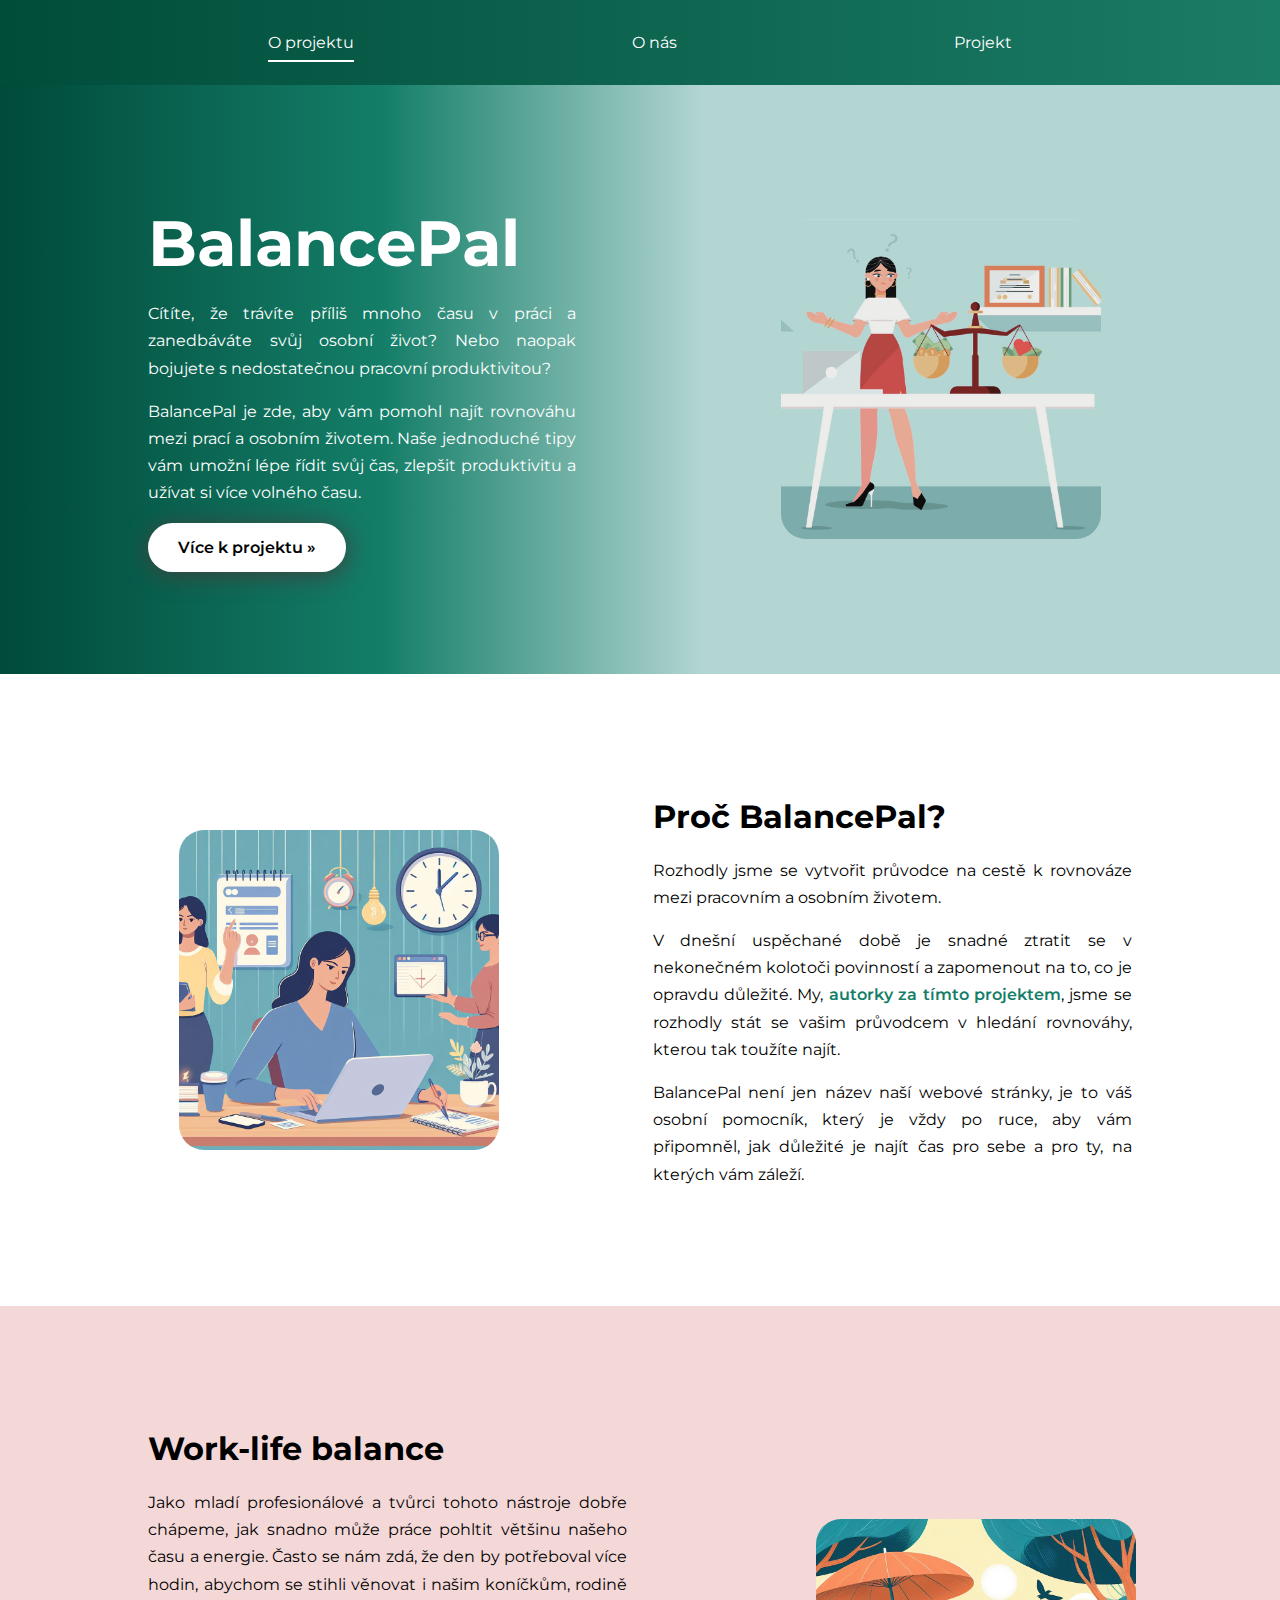
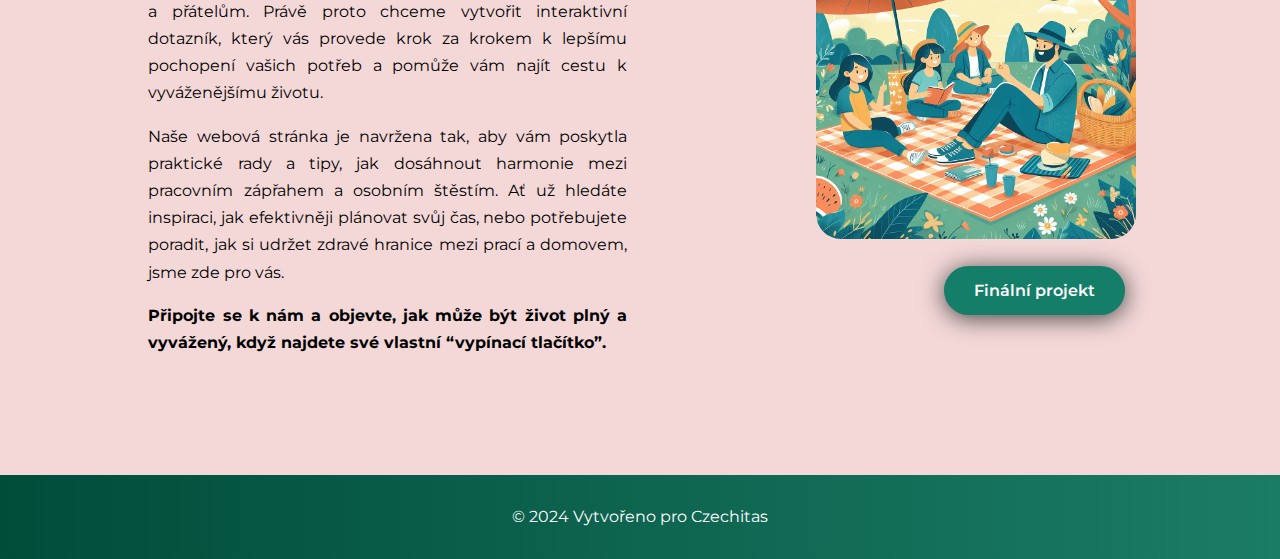
<file: index.html>
<!DOCTYPE html>
<html lang="cs">
  <head>
    <meta charset="UTF-8" />
    <meta name="viewport" content="width=device-width, initial-scale=1.0" />
    <link rel="stylesheet" href="./css/style.css" />
    <link
      rel="stylesheet"
      href="https://cdnjs.cloudflare.com/ajax/libs/font-awesome/4.7.0/css/font-awesome.min.css"
    />
    <script type="module" src="./js/script.js"></script>
    <title>Projekt BalancePal</title>
  </head>

  <body>
    <header>
      <ul class="menu">
        <li class="menu__list">
          <a class="active" href="index.html">O projektu</a>
        </li>
        <li class="menu__list"><a href="o-nas.html">O nás</a></li>
        <li class="menu__list">
          <a href="https://balancepal.vercel.app/">Projekt</a>
        </li>
      </ul>
      <a href="javascript:void(0);" class="icon" id="hamburger">
        <i class="fa fa-bars"></i>
      </a>
    </header>

    <article>
      <div class="container green">
        <img
          class="img-homepage"
          src="./img/grafika_balance1.png"
          alt="Grafika BalancePal"
        />

        <div class="container__text--green">
          <h1>BalancePal</h1>
          <p>
            Cítíte, že trávíte příliš mnoho času v práci a zanedbáváte svůj
            osobní život? Nebo naopak bojujete s nedostatečnou pracovní
            produktivitou?
          </p>
          <p>
            BalancePal je zde, aby vám pomohl najít rovnováhu mezi prací a
            osobním životem. Naše jednoduché tipy vám umožní lépe řídit svůj
            čas, zlepšit produktivitu a užívat si více volného času.
          </p>
          <button><a href="#balance">Více k projektu &raquo;</a></button>
        </div>
      </div>

      <div id="balance" class="container white">
        <img
          class="img-homepage"
          src="./img/grafika_balance_2.jpg"
          alt="BalancePal"
        />

        <div class="container__text--white">
          <h2>Proč BalancePal?</h2>

          <p>
            Rozhodly jsme se vytvořit průvodce na cestě k rovnováze mezi
            pracovním a osobním životem.
          </p>
          <p>
            V dnešní uspěchané době je snadné ztratit se v nekonečném kolotoči
            povinností a zapomenout na to, co je opravdu důležité. My,
            <a href="o-nas.html" class="link">autorky za tímto projektem</a>,
            jsme se rozhodly stát se vašim průvodcem v hledání rovnováhy, kterou
            tak toužíte najít.
          </p>
          <p>
            BalancePal není jen název naší webové stránky, je to váš osobní
            pomocník, který je vždy po ruce, aby vám připomněl, jak důležité je
            najít čas pro sebe a pro ty, na kterých vám záleží.
          </p>
        </div>
      </div>

      <div class="container pink">
        <div class="container__graphic">
          <img
            class="img-homepage"
            src="./img/grafika_balance_3.jpg"
            alt="BalancePal"
          />
          <button class="final-project">
            <a href="https://balancepal.vercel.app/">Finální projekt</a>
          </button>
        </div>
        <div class="container__text--pink">
          <h2>Work-life balance</h2>

          <p>
            Jako mladí profesionálové a tvůrci tohoto nástroje dobře chápeme,
            jak snadno může práce pohltit většinu našeho času a energie. Často
            se nám zdá, že den by potřeboval více hodin, abychom se stihli
            věnovat i našim koníčkům, rodině a přátelům. Právě proto chceme
            vytvořit interaktivní dotazník, který vás provede krok za krokem k
            lepšímu pochopení vašich potřeb a pomůže vám najít cestu k
            vyváženějšímu životu.
          </p>
          <p>
            Naše webová stránka je navržena tak, aby vám poskytla praktické rady
            a tipy, jak dosáhnout harmonie mezi pracovním zápřahem a osobním
            štěstím. Ať už hledáte inspiraci, jak efektivněji plánovat svůj čas,
            nebo potřebujete poradit, jak si udržet zdravé hranice mezi prací a
            domovem, jsme zde pro vás.
          </p>
          <p>
            <strong>
              Připojte se k nám a objevte, jak může být život plný a vyvážený,
              když najdete své vlastní “vypínací tlačítko”.
            </strong>
          </p>
        </div>
      </div>
    </article>

    <footer>
      <p>&copy 2024 Vytvořeno pro Czechitas</p>
    </footer>
    
  </body>
</html>
</file>
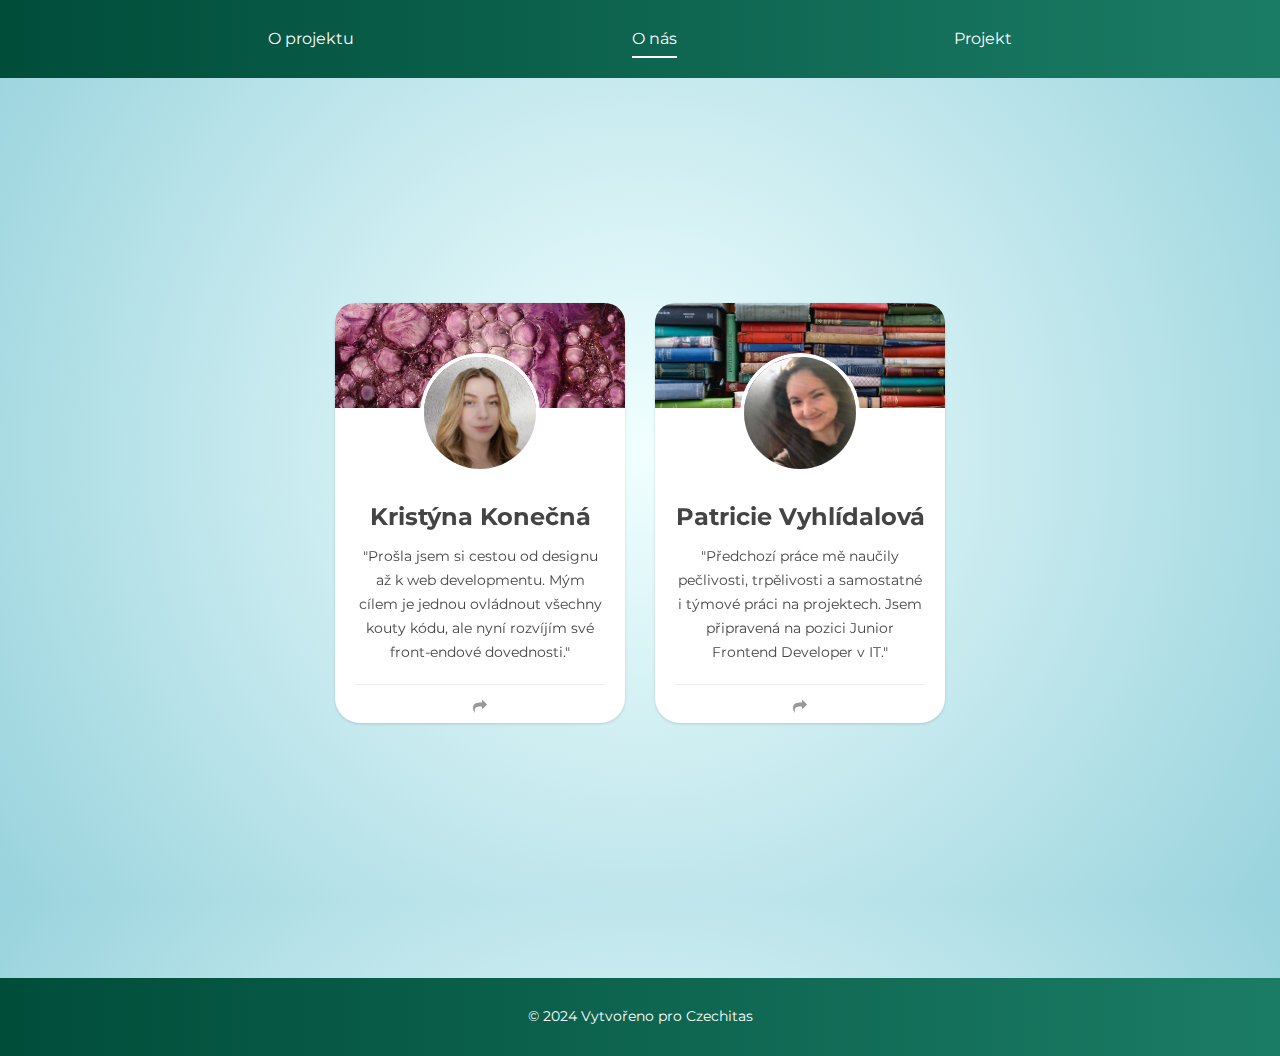
<file: o-nas.html>
<!DOCTYPE html>
<html lang="cs">
  <head>
    <meta charset="UTF-8" />
    <meta name="viewport" content="width=device-width, initial-scale=1.0" />
    <link rel="stylesheet" href="./css/style.css" />
    <link rel="stylesheet" href="./css/bootstrap.css" />
    <link rel="stylesheet" href="./css/rotating-card.css" />
    <link
      rel="stylesheet"
      href="https://netdna.bootstrapcdn.com/font-awesome/4.5.0/css/font-awesome.min.css"
    />
    <link
      rel="stylesheet"
      href="https://cdnjs.cloudflare.com/ajax/libs/font-awesome/4.7.0/css/font-awesome.min.css"
    />
    <script type="module" src="./js/script.js"></script>
    <title>O nas</title>
  </head>

  <body>
    <header>
      <ul class="menu">
        <li class="menu__list">
          <a href="index.html">O projektu</a>
        </li>
        <li class="menu__list">
          <a class="active" href="o-nas.html">O nás</a>
        </li>
        <li class="menu__list">
          <a href="https://balancepal.vercel.app/">Projekt</a>
        </li>
      </ul>
      <a href="javascript:void(0);" class="icon" id="hamburger">
        <i class="fa fa-bars"></i>
      </a>
    </header>

    <div class="page">
      <div class="col-lg-3 col-md-6 col-sm-5 mx-auto">
        <div class="card-container">
          <div class="card">
            <div class="front">
              <div class="cover">
                <img
                  class="img-cover"
                  src="img/susan-wilkinson--6SjV3U8grU-unsplash.jpg"
                />
              </div>
              <div class="user">
                <img class="img-circle" src="img/profil_kristyna.jpg" />
              </div>
              <div class="content">
                <div class="main">
                  <h3 class="name">Kristýna Konečná</h3>

                  <p class="text-center" data-max-words="13">
                    "Prošla jsem si cestou od designu až k web developmentu. Mým cílem je jednou ovládnout všechny kouty kódu, ale nyní rozvíjím své front-endové dovednosti."
                  </p>
                </div>
                <div class="footer">
                  <i class="fa fa-mail-forward"></i>
                </div>
              </div>
            </div>
            <!-- end front panel -->
            <div class="back">
              <div class="header">
                <h5 class="motto">"Create until you become the creator."</h5>
              </div>
              <div class="content">
                <div class="main">
                  <h4 class="text-center">Dovednosti</h4>
                  <p class="text-center">
                    HTML5, CSS3, JavaScript, Responzivní Webdesign, Bootstrap, React, Figma, Adobe Photoshop, Adobe InDesign, Canva a stále se učím používat další nástroje...
                  </p>
                </div>
              </div>
              <div class="footer">
                <div class="social-links text-center">
                  <a href="mailto:kristyna.konecna@gmail.com" class="mail"
                    ><i class="fa fa-envelope-o fa-fw"></i
                  ></a>
                  <a
                    href="https://linkedin.com/in/kristýna-konečná-590292290"
                    target="_blank"
                    class="linkedin"
                    ><i class="fa fa-linkedin fa-fw"></i
                  ></a>
                  <a
                    href="https://github.com/Kaykay-nova"
                    target="_blank"
                    class="github"
                    ><i class="fa fa-github fa-fw"></i
                  ></a>
                </div>
              </div>
            </div>
            <!-- end back panel -->
          </div>
          <!-- end card -->
        </div>
        <!-- end card-container -->
      </div>

      <div class="col-lg-3 col-md-6 col-sm-5 mx-auto">
        <div class="card-container">
          <div class="card">
            <div class="front">
              <div class="cover">
                <img
                  class="img-cover"
                  src="img/ed-robertson-eeSdJfLfx1A-unsplash.jpg"
                />
              </div>
              <div class="user">
                <img class="img-circle" src="img/profil_Patricie.jpg" />
              </div>
              <div class="content">
                <div class="main">
                  <h3 class="name">Patricie Vyhlídalová</h3>

                  <p class="text-center" data-max-words="13">
                    "Předchozí práce mě naučily pečlivosti, trpělivosti a
                    samostatné i týmové práci na projektech. Jsem připravená na
                    pozici Junior Frontend Developer v IT."
                  </p>
                </div>
                <div class="footer">
                  <i class="fa fa-mail-forward"></i>
                </div>
              </div>
            </div>
            <!-- end front panel -->
            <div class="back">
              <div class="header">
                <h5 class="motto">
                  "Don't stop when you're tired. Stop when you're done."
                </h5>
              </div>
              <div class="content">
                <div class="main">
                  <h4 class="text-center">Dovednosti</h4>
                  <p class="text-center">
                    HTML5, CSS3, JavaScript, React, Figma, tvorba webových stránek,
                    responzivní webdesign. A stále pracuji na dalších!
                  </p>
                </div>
              </div>
              <div class="footer">
                <div class="social-links text-center">
                  <a href="mailto:patina.vy@gmail.com" class="message"
                    ><i class="fa fa-envelope-o fa-fw"></i
                  ></a>
                  <a
                    href="https://linkedin.com/in/patricie-vyhlidalova"
                    target="_blank"
                    class="linkedin"
                    ><i class="fa fa-linkedin fa-fw"></i
                  ></a>
                  <a
                    href="https://github.com/Pattiev97"
                    target="_blank"
                    class="github"
                    ><i class="fa fa-github fa-fw"></i
                  ></a>
                </div>
              </div>
            </div>
            <!-- end back panel -->
          </div>
          <!-- end card -->
        </div>
        <!-- end card-container -->
      </div>
    </div>

    <footer>
      <p>&copy 2024 Vytvořeno pro Czechitas</p>
    </footer>

    <script type="module" src="./js/shortenText.js"></script>

  </body>
</html>
</file>
<file: css/style.css>
@import url('https://fonts.googleapis.com/css2?family=Montserrat:ital@0;1&display=swap');

.montserrat-regular {
  font-family: "Montserrat", sans-serif;
  font-optical-sizing: auto;
  font-weight: 400;
  font-style: normal, italic;
}

/* Používáme intuitivní výpočet rozměrů prvků. */
*,
*:before,
*:after {
  box-sizing: border-box;
}

html {
  font-family: "Montserrat", sans-serif;
  height: 100%;
}

body {
  margin: 0;
  line-height: 1.7em;
  background: rgb(241, 255, 255);
  background: radial-gradient(circle, rgba(241, 255, 255, 1) 0%, rgb(153, 211, 221) 100%);
  color: #ffffff;
  width: 100vw;
}

a {
  color: rgb(255, 255, 255);
  text-decoration: none;
  padding: 8px 0;
}

.menu__list>a:hover,
.active {
  border-bottom: 2px solid white;
}

button {
  display: inline-block;
  /*tohle snad rozšíří oblast, kde je odkaz */
  border: none;
  background-color: #ffffff;
  padding: 15px 30px;
  border-radius: 60px;
  box-shadow: 0px 3px 24px #414141;
}

button>a {
  color: black;
  font-family: "Montserrat", sans-serif;
  font-size: 1rem;
  font-weight: 600;
}

button>a:hover {
  color: black;
}

button:hover {
  background-color: transparent;
  border: #dadada 2px solid;
  box-shadow: inset 0 0 30px rgb(132, 194, 205)
}

.final-project {
  margin: 2em;
  background-color: rgb(20, 126, 104);
}

.final-project>a {
  color: white;
}

.link {
  color: #147E68;
  font-weight: 600;
}

.link:hover {
  filter: brightness(115%) contrast(85%);
}

article {
  box-sizing: border-box;
  display: flex;
  flex-direction: column;
  justify-content: center;
  max-width: 100vw;
  margin: 0 auto;
}

.icon {
  display: none;
}

header {
  overflow: hidden;
  position: relative;
}

header,
footer {
  padding: 1% 0 1% 0;
  min-height: 4rem;
  background: linear-gradient(90deg, rgba(0, 77, 58, 1) 0%, rgba(27, 124, 101, 1) 100%);
  color: rgb(255, 255, 255);
}

ul {
  list-style-type: none;
}

.menu {
  display: flex;
  justify-content: space-evenly;
  align-items: center;
  list-style-type: none;
  padding: 0;
}

.menu__list {
  padding: 0 10px;
}

footer {
  text-align: center;
}

h1 {
  font-size: 4em;
}

h2 {
  font-size: 2em;
}

.container {
  margin-right: auto;
  margin-left: auto;
  display: flex;
}

.green {
  background: linear-gradient(90deg, #004A39, #147E68 30%, #B3D6D2 55%);
  width: 100%;
  padding: 2% 20%;
}

.green,
.pink {
  flex-direction: row-reverse;
}

.green,
.white,
.pink {
  justify-content: center;
  align-items: center;
  padding: 0 10% 0 10%;
}

.white {
  background: white;
  color: black;
}

.pink {
  background: #F4D8D8;
  color: black;
}

.container__graphic {
  display: flex;
  flex-direction: column;
  align-items: end;
}

.container__text--green,
.container__text--pink {
  padding: 10% 15% 10% 2%;
  text-align: justify;
}

.container__text--pink {
  padding: 10% 20% 10% 2%;
}

.container__text--white {
  padding: 10% 2% 10% 10%;
  text-align: justify;
}


.container.project {
  display: flex;
  flex-direction: column;
  justify-content: center;
  align-items: center;
  min-height: 100vh;
}

.container__text--project {
  padding: 5% 20% 0 20%;
  text-align: center;
}

.project {
  margin: 0;
  padding: 0% 15%;
  color: #505050;
  font-size: 1.5rem;
  font-style: italic;
  font-weight: 900;
}

.img-cover {
  width: 100%;
  border-radius: 20px;
}

.img-homepage,
.img-project {
  max-width: 320px;
  border-radius: 25px;
  margin: 0 5%
}

.img-project {
  width: 300px;
}


@media (min-width: 1201px) {
  .container__graphic {
    margin-top: 5rem;
  }
}

@media (min-width: 951px) and (max-width: 1120px) {
  .container__graphic {
    height: 100vh;
    justify-content: space-evenly;
  }
}

@media (max-width: 950px) {
  .container {
    display: flex;
    flex-direction: column-reverse;
  }

  .container__text--green,
  .container__text--pink,
  .container__text--white {
    padding: 10%;
  }

  .img-homepage,
  .img-project {
    margin: 15% 5%;
    max-width: 320px;
    border-radius: 25px;
    margin-top: 0;
  }

  .img-project {
    margin: 5% 15%;
  }

  button {
    display: inline-block;
    border: none;
    background-color: #ffffff;
    padding: 15px 30px;
    border-radius: 60px;
    box-shadow: 0px 3px 24px #414141;
    margin: 10% 0;
  }

  .green {
    background: linear-gradient(90deg, #004A39, #147E68 30%, #B3D6D2 95%);
    width: 100%
  }

  .pink {
    background: #F4D8D8;
    color: black;
    padding-bottom: 10%
  }

  .green,
  .white,
  .pink {
    justify-content: center;
    align-items: center;
    padding: 2% 20%;
  }

  .final-project {
    margin: 2em 2em 5em;
    background-color: rgb(20, 126, 104);
  }

  .container__graphic {
    display: flex;
    flex-direction: column;
    align-items: center;
  }
}

@media (max-width: 450px) {
  h1 {
    font-size: 3em;
  }

  .green {
    background: linear-gradient(90deg, #004A39, #147E68 50%, #B3D6D2);
    width: 100%
  }

  .img-homepage,
  .img-project {
    margin: 15% 5%;
    max-width: 250px;
    border-radius: 25px;
    margin-top: 0;
  }

  .img-project {
    margin: 30% 15% 5%;
  }

  .final-project {
    margin: 2em 4em 5em;
    background-color: rgb(20, 126, 104);
  }

  .container__graphic {
    display: flex;
    flex-direction: column;
    align-items: center;
  }

  .green,
  .white,
  .pink {
    justify-content: center;
    align-items: center;
    padding: 0;
  }

  .container__text--green {
    text-align: center;
    padding: 10%;
  }

  .container__text--project {
    padding: 5% 20% 30% 20%;
  }

  .container__graphic {
    align-items: center;
  }
}

/* Menu hamburger */

@media screen and (max-width: 765px) {
  .menu {
    display: none;
    flex-direction: column;
    width: 100%;
    padding: 0;
  }

  .menu__list {
    text-align: center;
    padding: 14px;
    width: 100%;
  }

  .icon {
    display: block;
    color: white;
    font-size: 24px;
    cursor: pointer;
    position: absolute;
    top: 50%;
    right: 3rem;
    transform: translateY(-50%);
  }
}
</file>
<file: css/rotating-card.css>
body {
	font-size: 14px;
	font-family: "Montserrat",sans-serif;
}

/* entire container, keeps perspective */
.card-container {
	  -webkit-perspective: 800px;
   -moz-perspective: 800px;
     -o-perspective: 800px;
        perspective: 800px;
        margin-bottom: 30px;
}
/* flip the pane when hovered */
.card-container:not(.manual-flip):hover .card,
.card-container.hover.manual-flip .card{
	-webkit-transform: rotateY( 180deg );
-moz-transform: rotateY( 180deg );
 -o-transform: rotateY( 180deg );
    transform: rotateY( 180deg );
}


.card-container.static:hover .card,
.card-container.static.hover .card {
	-webkit-transform: none;
-moz-transform: none;
 -o-transform: none;
    transform: none;
}
/* flip speed goes here */
.card {
	 -webkit-transition: -webkit-transform .5s;
   -moz-transition: -moz-transform .5s;
     -o-transition: -o-transform .5s;
        transition: transform .5s;
-webkit-transform-style: preserve-3d;
   -moz-transform-style: preserve-3d;
     -o-transform-style: preserve-3d;
        transform-style: preserve-3d;
	position: relative;
}

/* hide back of pane during swap */
.front, .back {
	-webkit-backface-visibility: hidden;
   -moz-backface-visibility: hidden;
     -o-backface-visibility: hidden;
        backface-visibility: hidden;
	position: absolute;
	top: 0;
	left: 0;
	background-color: #FFF;
    box-shadow: 0 1px 3px 0 rgba(0, 0, 0, 0.14);
}

/* front pane, placed above back */
.front {
	z-index: 2;
}

/* back, initially hidden pane */
.back {
		-webkit-transform: rotateY( 180deg );
   -moz-transform: rotateY( 180deg );
     -o-transform: rotateY( 180deg );
        transform: rotateY( 180deg );
        z-index: 3;
}

.back .btn-simple{
    position: absolute;
    left: 0;
    bottom: 4px;
}
/*        Style       */


.card{
    background: none repeat scroll 0 0 #FFFFFF;
    border-radius: 4px;
    color: #444444;
}
.card-container, .front, .back {
	width: 100%;
	height: 420px;
	border-radius: 25px;
}
.card .cover{
    height: 105px;
    overflow: hidden;
    border-radius: 4px 4px 0 0;
}
.card .cover img{
    max-width: 100%;
}
.card .user{
    border-radius: 50%;
    display: block;
    height: 120px;
    margin: -55px auto 0;
    overflow: hidden;
    width: 120px;
}
.card .user img{
    border: 4px solid #FFFFFF;
    width: 100%;
}

.card .content{
    font-family: "Montserrat", sans-serif !important;
    box-shadow: none;
    padding: 10px 20px;
}
.card .content .main {
    max-height: 50rem;
}
.card .back .content .main {
    height: 215px;
}
.card .name {
    line-height: 28px;
    text-align: center;
    text-transform: capitalize;
}
.card h5{
    margin: 5px 0;
    font-weight: 400;
    line-height: 20px;
}
.card .footer {
    border-top: 1px solid #EEEEEE;
    color: #999999;
    margin: 20px 0 0;
    padding: 10px 0 0;
    text-align: center;
}
.card .footer .social-links{
    font-size: 25px;
}
.card .footer .social-links a{
    margin: 0 7px;
}
.card .footer .btn-simple{
    margin-top: -6px;
}
.card .header {
    padding: 15px 20px;
    height: 90px;
}
.card .motto{
    border-bottom: 1px solid #EEEEEE;
    color: #999999;
    font-size: 14px;
    font-weight: 400;
    padding-bottom: 10px;
    text-align: center;
}

.menu__list > a
{
  font-size: 16px;
  color: white !important;
}

.menu__list > a:hover
{
  border-bottom: 2px solid white;
}

.page {
    margin: auto;
    display: flex;
    justify-content: center;
    align-items: center;
    height: 100vh;
}

@media (max-width: 767px) {
    .page {
        display: block;
        margin: 5rem auto;
        max-width: 1200px;
        height: max-content;
    }
};

/* další... */
.atv, .str{
    color: #05AE0E;
}
.tag, .pln, .kwd{
     color: #3472F7;
}
.atn{
  color: #2C93FF;
}
.pln{
   color: #333;
}
.com{
    color: #999;
}

.btn-simple{
    opacity: .8;
    color: #666666;
    background-color: transparent;
}

.btn-simple:hover,
.btn-simple:focus{
    background-color: transparent;
    box-shadow: none;
    opacity: 1;
}
.btn-simple i{
    font-size: 16px;
}


/*       Fix bug for IE      */

@media screen and (-ms-high-contrast: active), (-ms-high-contrast: none) {
    .front, .back{
        -ms-backface-visibility: visible;
        backface-visibility: visible;
    }

    .back {
        visibility: hidden;
        -ms-transition: all 0.2s cubic-bezier(.92,.01,.83,.67);
    }
    .front{
        z-index: 4;
    }
    .card-container:not(.manual-flip):hover .back,
    .card-container.manual-flip.hover .back{
        z-index: 5;
        visibility: visible;
    }
}
</file>
